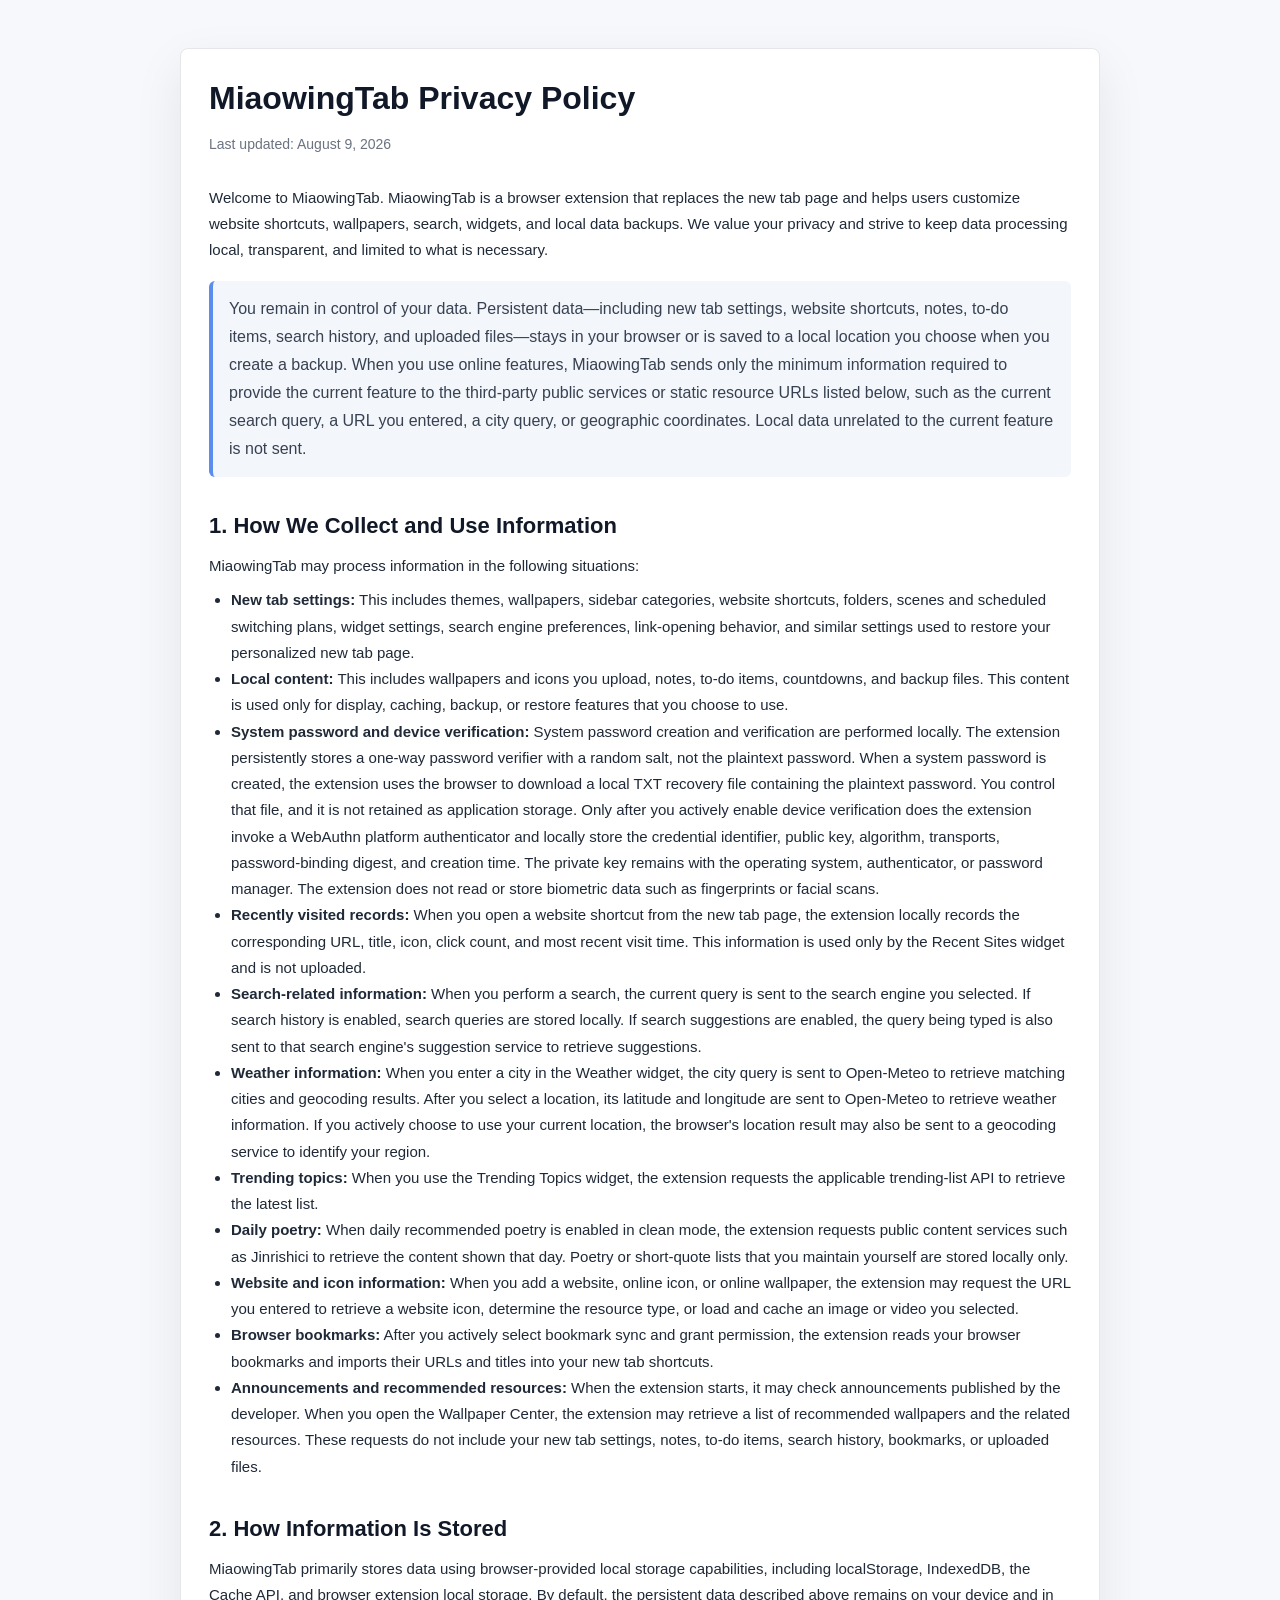
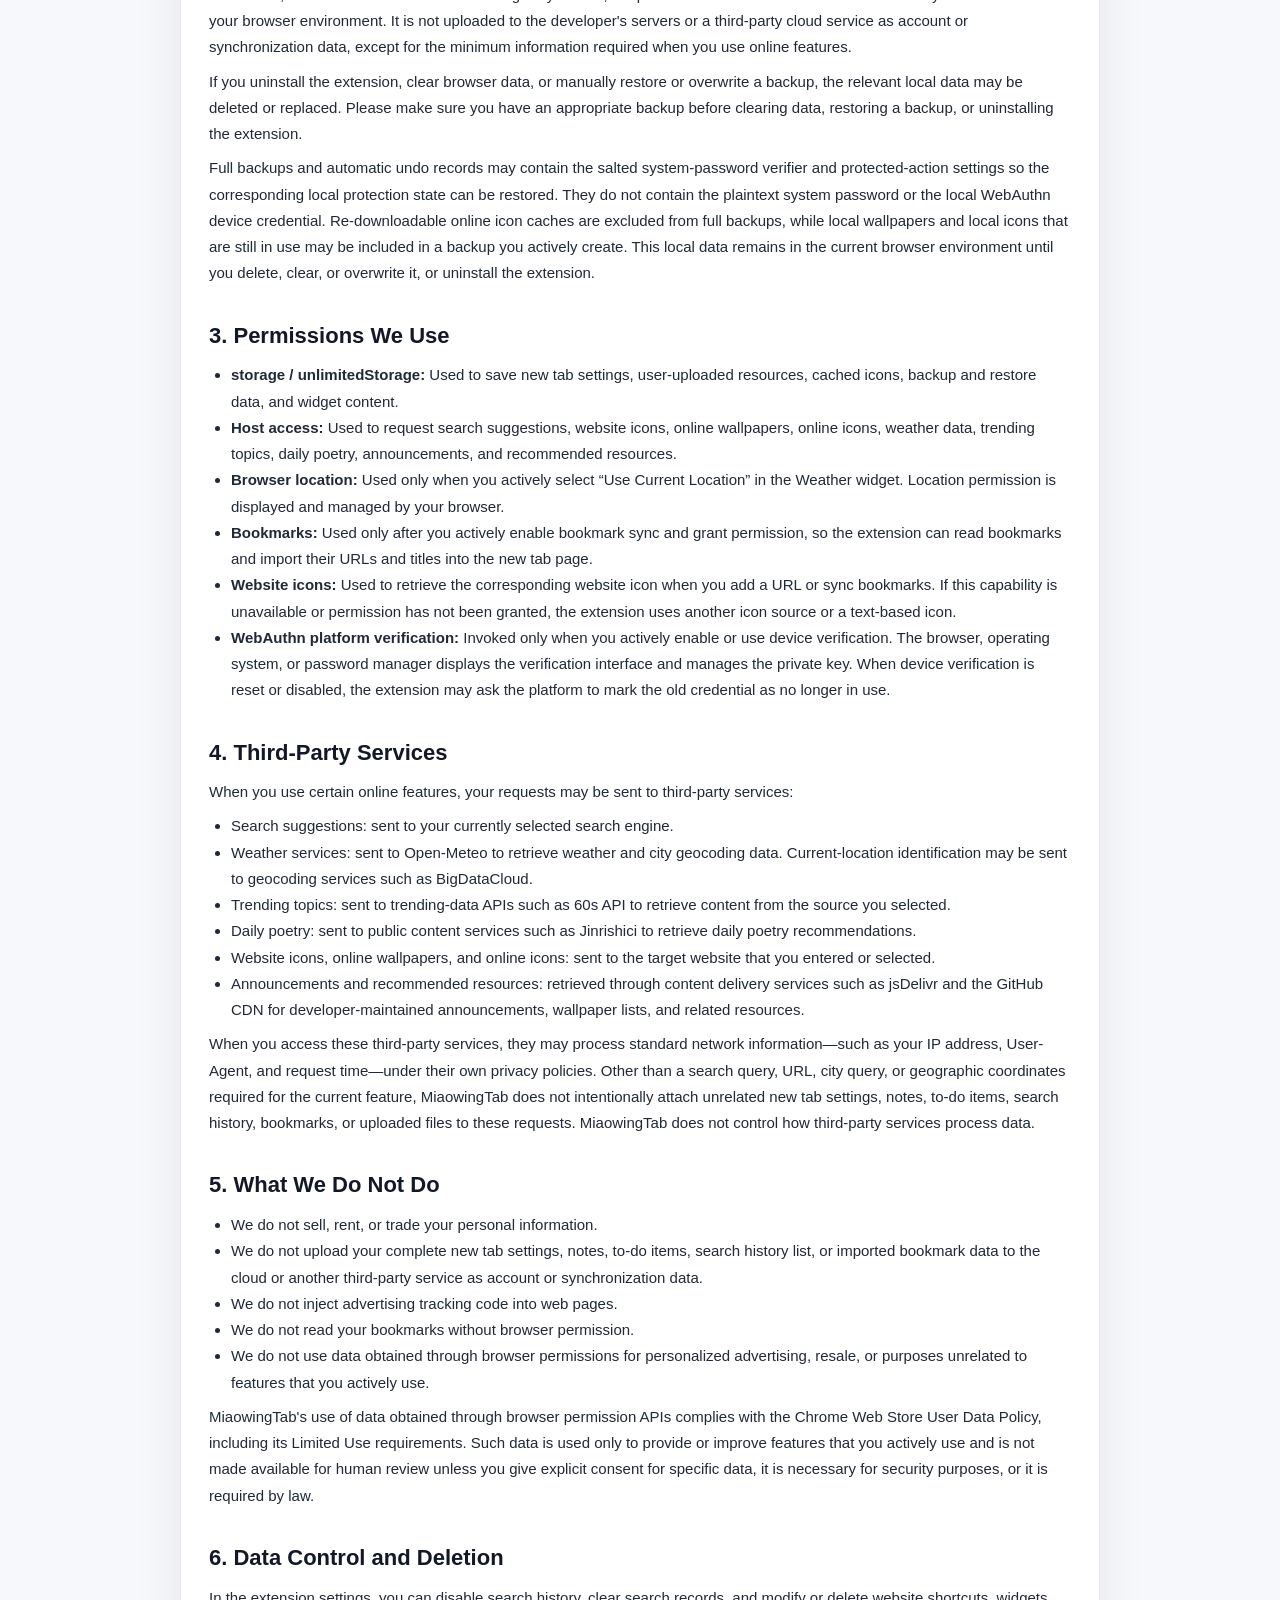
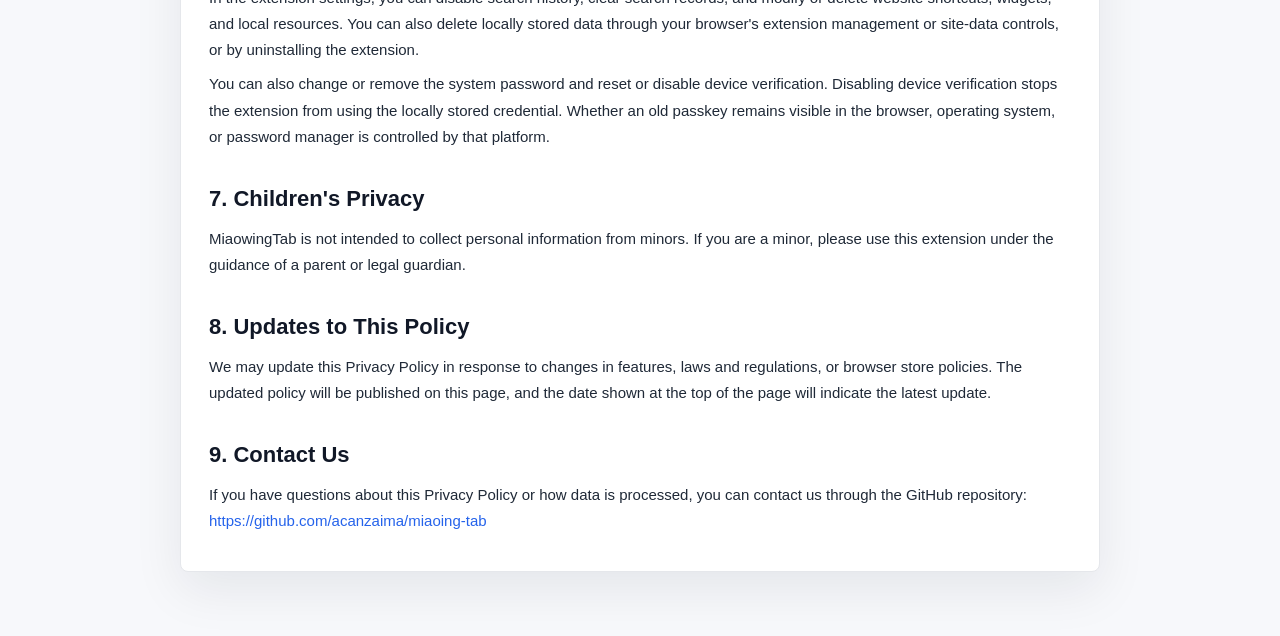
<file: docs/privacy-en.html>
<!doctype html>
<html lang="en">
  <head>
    <meta charset="UTF-8" />
    <meta name="viewport" content="width=device-width, initial-scale=1.0" />
    <title>MiaowingTab Privacy Policy</title>
    <style>
      :root {
        color: #1f2937;
        background: #f7f8fb;
        font-family:
          -apple-system, BlinkMacSystemFont, "Segoe UI", "PingFang SC", "Microsoft YaHei",
          sans-serif;
        line-height: 1.75;
      }

      * {
        box-sizing: border-box;
      }

      body {
        margin: 0;
      }

      main {
        width: min(920px, calc(100% - 32px));
        margin: 0 auto;
        padding: 48px 0 64px;
      }

      h1,
      h2,
      h3 {
        color: #111827;
        line-height: 1.35;
      }

      h1 {
        margin: 0 0 12px;
        font-size: 32px;
      }

      h2 {
        margin: 34px 0 12px;
        font-size: 22px;
      }

      h3 {
        margin: 24px 0 8px;
        font-size: 17px;
      }

      p,
      li {
        font-size: 15px;
      }

      p {
        margin: 8px 0;
      }

      ul {
        margin: 8px 0 0;
        padding-left: 22px;
      }

      a {
        color: #2563eb;
        text-decoration: none;
      }

      a:hover {
        text-decoration: underline;
      }

      .meta {
        margin-bottom: 28px;
        color: #6b7280;
        font-size: 14px;
      }

      .panel {
        padding: 28px;
        background: #fff;
        border: 1px solid #e5e7eb;
        border-radius: 8px;
        box-shadow: 0 18px 50px rgb(15 23 42 / 8%);
      }

      .note {
        padding: 14px 16px;
        margin: 18px 0;
        color: #374151;
        background: #f3f6fb;
        border-left: 4px solid #5b8def;
        border-radius: 6px;
      }
    </style>
  </head>
  <body>
    <main>
      <div class="panel">
        <h1>MiaowingTab Privacy Policy</h1>
        <p class="meta">Last updated: August 9, 2026</p>

        <p>
          Welcome to MiaowingTab. MiaowingTab is a browser extension that replaces the new tab
          page and helps users customize website shortcuts, wallpapers, search, widgets, and
          local data backups. We value your privacy and strive to keep data processing local,
          transparent, and limited to what is necessary.
        </p>

        <div class="note">
          You remain in control of your data. Persistent data—including new tab settings,
          website shortcuts, notes, to-do items, search history, and uploaded files—stays in
          your browser or is saved to a local location you choose when you create a backup. When
          you use online features, MiaowingTab sends only the minimum information required to
          provide the current feature to the third-party public services or static resource URLs
          listed below, such as the current search query, a URL you entered, a city query, or
          geographic coordinates. Local data unrelated to the current feature is not sent.
        </div>

        <h2>1. How We Collect and Use Information</h2>
        <p>MiaowingTab may process information in the following situations:</p>
        <ul>
          <li>
            <strong>New tab settings:</strong> This includes themes, wallpapers, sidebar
            categories, website shortcuts, folders, scenes and scheduled switching plans, widget
            settings, search engine preferences, link-opening behavior, and similar settings used
            to restore your personalized new tab page.
          </li>
          <li>
            <strong>Local content:</strong> This includes wallpapers and icons you upload, notes,
            to-do items, countdowns, and backup files. This content is used only for display,
            caching, backup, or restore features that you choose to use.
          </li>
          <li>
            <strong>System password and device verification:</strong> System password creation and
            verification are performed locally. The extension persistently stores a one-way
            password verifier with a random salt, not the plaintext password. When a system
            password is created, the extension uses the browser to download a local TXT recovery
            file containing the plaintext password. You control that file, and it is not retained
            as application storage. Only after you actively enable device verification does the
            extension invoke a WebAuthn platform authenticator and locally store the credential
            identifier, public key, algorithm, transports, password-binding digest, and creation
            time. The private key remains with the operating system, authenticator, or password
            manager. The extension does not read or store biometric data such as fingerprints or
            facial scans.
          </li>
          <li>
            <strong>Recently visited records:</strong> When you open a website shortcut from the
            new tab page, the extension locally records the corresponding URL, title, icon, click
            count, and most recent visit time. This information is used only by the Recent Sites
            widget and is not uploaded.
          </li>
          <li>
            <strong>Search-related information:</strong> When you perform a search, the current
            query is sent to the search engine you selected. If search history is enabled, search
            queries are stored locally. If search suggestions are enabled, the query being typed
            is also sent to that search engine's suggestion service to retrieve suggestions.
          </li>
          <li>
            <strong>Weather information:</strong> When you enter a city in the Weather widget, the
            city query is sent to Open-Meteo to retrieve matching cities and geocoding results.
            After you select a location, its latitude and longitude are sent to Open-Meteo to
            retrieve weather information. If you actively choose to use your current location,
            the browser's location result may also be sent to a geocoding service to identify
            your region.
          </li>
          <li>
            <strong>Trending topics:</strong> When you use the Trending Topics widget, the
            extension requests the applicable trending-list API to retrieve the latest list.
          </li>
          <li>
            <strong>Daily poetry:</strong> When daily recommended poetry is enabled in clean mode,
            the extension requests public content services such as Jinrishici to retrieve the
            content shown that day. Poetry or short-quote lists that you maintain yourself are
            stored locally only.
          </li>
          <li>
            <strong>Website and icon information:</strong> When you add a website, online icon, or
            online wallpaper, the extension may request the URL you entered to retrieve a website
            icon, determine the resource type, or load and cache an image or video you selected.
          </li>
          <li>
            <strong>Browser bookmarks:</strong> After you actively select bookmark sync and grant
            permission, the extension reads your browser bookmarks and imports their URLs and
            titles into your new tab shortcuts.
          </li>
          <li>
            <strong>Announcements and recommended resources:</strong> When the extension starts,
            it may check announcements published by the developer. When you open the Wallpaper
            Center, the extension may retrieve a list of recommended wallpapers and the related
            resources. These requests do not include your new tab settings, notes, to-do items,
            search history, bookmarks, or uploaded files.
          </li>
        </ul>

        <h2>2. How Information Is Stored</h2>
        <p>
          MiaowingTab primarily stores data using browser-provided local storage capabilities,
          including localStorage, IndexedDB, the Cache API, and browser extension local storage.
          By default, the persistent data described above remains on your device and in your
          browser environment. It is not uploaded to the developer's servers or a third-party
          cloud service as account or synchronization data, except for the minimum information
          required when you use online features.
        </p>
        <p>
          If you uninstall the extension, clear browser data, or manually restore or overwrite a
          backup, the relevant local data may be deleted or replaced. Please make sure you have
          an appropriate backup before clearing data, restoring a backup, or uninstalling the
          extension.
        </p>
        <p>
          Full backups and automatic undo records may contain the salted system-password verifier
          and protected-action settings so the corresponding local protection state can be
          restored. They do not contain the plaintext system password or the local WebAuthn device
          credential. Re-downloadable online icon caches are excluded from full backups, while
          local wallpapers and local icons that are still in use may be included in a backup you
          actively create. This local data remains in the current browser environment until you
          delete, clear, or overwrite it, or uninstall the extension.
        </p>

        <h2>3. Permissions We Use</h2>
        <ul>
          <li>
            <strong>storage / unlimitedStorage:</strong> Used to save new tab settings,
            user-uploaded resources, cached icons, backup and restore data, and widget content.
          </li>
          <li>
            <strong>Host access:</strong> Used to request search suggestions, website icons,
            online wallpapers, online icons, weather data, trending topics, daily poetry,
            announcements, and recommended resources.
          </li>
          <li>
            <strong>Browser location:</strong> Used only when you actively select “Use Current
            Location” in the Weather widget. Location permission is displayed and managed by your
            browser.
          </li>
          <li>
            <strong>Bookmarks:</strong> Used only after you actively enable bookmark sync and grant
            permission, so the extension can read bookmarks and import their URLs and titles into
            the new tab page.
          </li>
          <li>
            <strong>Website icons:</strong> Used to retrieve the corresponding website icon when
            you add a URL or sync bookmarks. If this capability is unavailable or permission has
            not been granted, the extension uses another icon source or a text-based icon.
          </li>
          <li>
            <strong>WebAuthn platform verification:</strong> Invoked only when you actively enable
            or use device verification. The browser, operating system, or password manager displays
            the verification interface and manages the private key. When device verification is
            reset or disabled, the extension may ask the platform to mark the old credential as no
            longer in use.
          </li>
        </ul>

        <h2>4. Third-Party Services</h2>
        <p>When you use certain online features, your requests may be sent to third-party services:</p>
        <ul>
          <li>Search suggestions: sent to your currently selected search engine.</li>
          <li>
            Weather services: sent to Open-Meteo to retrieve weather and city geocoding data.
            Current-location identification may be sent to geocoding services such as
            BigDataCloud.
          </li>
          <li>
            Trending topics: sent to trending-data APIs such as 60s API to retrieve content from
            the source you selected.
          </li>
          <li>
            Daily poetry: sent to public content services such as Jinrishici to retrieve daily
            poetry recommendations.
          </li>
          <li>
            Website icons, online wallpapers, and online icons: sent to the target website that
            you entered or selected.
          </li>
          <li>
            Announcements and recommended resources: retrieved through content delivery services
            such as jsDelivr and the GitHub CDN for developer-maintained announcements, wallpaper
            lists, and related resources.
          </li>
        </ul>
        <p>
          When you access these third-party services, they may process standard network
          information—such as your IP address, User-Agent, and request time—under their own privacy
          policies. Other than a search query, URL, city query, or geographic coordinates required
          for the current feature, MiaowingTab does not intentionally attach unrelated new tab
          settings, notes, to-do items, search history, bookmarks, or uploaded files to these
          requests. MiaowingTab does not control how third-party services process data.
        </p>

        <h2>5. What We Do Not Do</h2>
        <ul>
          <li>We do not sell, rent, or trade your personal information.</li>
          <li>
            We do not upload your complete new tab settings, notes, to-do items, search history
            list, or imported bookmark data to the cloud or another third-party service as account
            or synchronization data.
          </li>
          <li>We do not inject advertising tracking code into web pages.</li>
          <li>We do not read your bookmarks without browser permission.</li>
          <li>
            We do not use data obtained through browser permissions for personalized advertising,
            resale, or purposes unrelated to features that you actively use.
          </li>
        </ul>
        <p>
          MiaowingTab's use of data obtained through browser permission APIs complies with the
          Chrome Web Store User Data Policy, including its Limited Use requirements. Such data is
          used only to provide or improve features that you actively use and is not made available
          for human review unless you give explicit consent for specific data, it is necessary for
          security purposes, or it is required by law.
        </p>

        <h2>6. Data Control and Deletion</h2>
        <p>
          In the extension settings, you can disable search history, clear search records, and
          modify or delete website shortcuts, widgets, and local resources. You can also delete
          locally stored data through your browser's extension management or site-data controls,
          or by uninstalling the extension.
        </p>
        <p>
          You can also change or remove the system password and reset or disable device
          verification. Disabling device verification stops the extension from using the locally
          stored credential. Whether an old passkey remains visible in the browser, operating
          system, or password manager is controlled by that platform.
        </p>

        <h2>7. Children's Privacy</h2>
        <p>
          MiaowingTab is not intended to collect personal information from minors. If you are a
          minor, please use this extension under the guidance of a parent or legal guardian.
        </p>

        <h2>8. Updates to This Policy</h2>
        <p>
          We may update this Privacy Policy in response to changes in features, laws and
          regulations, or browser store policies. The updated policy will be published on this
          page, and the date shown at the top of the page will indicate the latest update.
        </p>

        <h2>9. Contact Us</h2>
        <p>
          If you have questions about this Privacy Policy or how data is processed, you can contact
          us through the GitHub repository:
          <a href="https://github.com/acanzaima/miaoing-tab" target="_blank" rel="noopener noreferrer"
            >https://github.com/acanzaima/miaoing-tab</a
          >
        </p>
      </div>
    </main>
  </body>
</html>
</file>
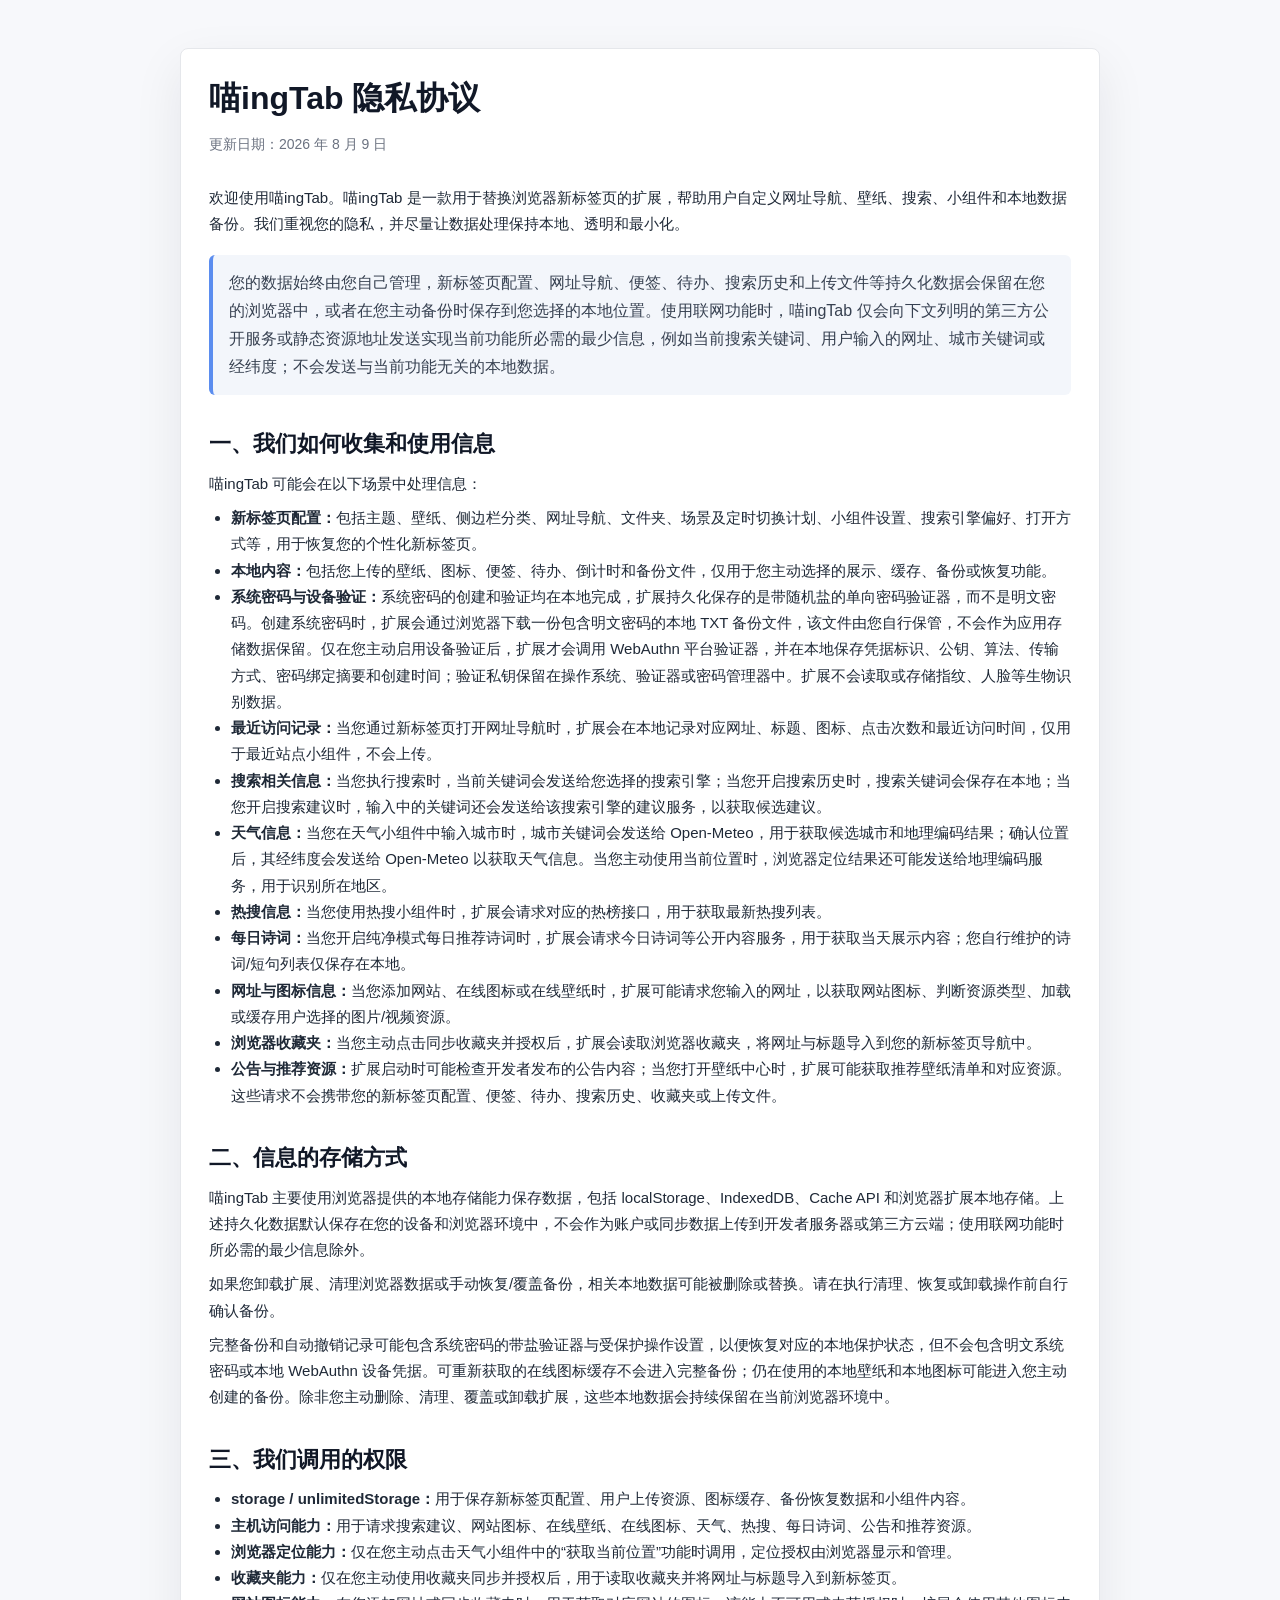
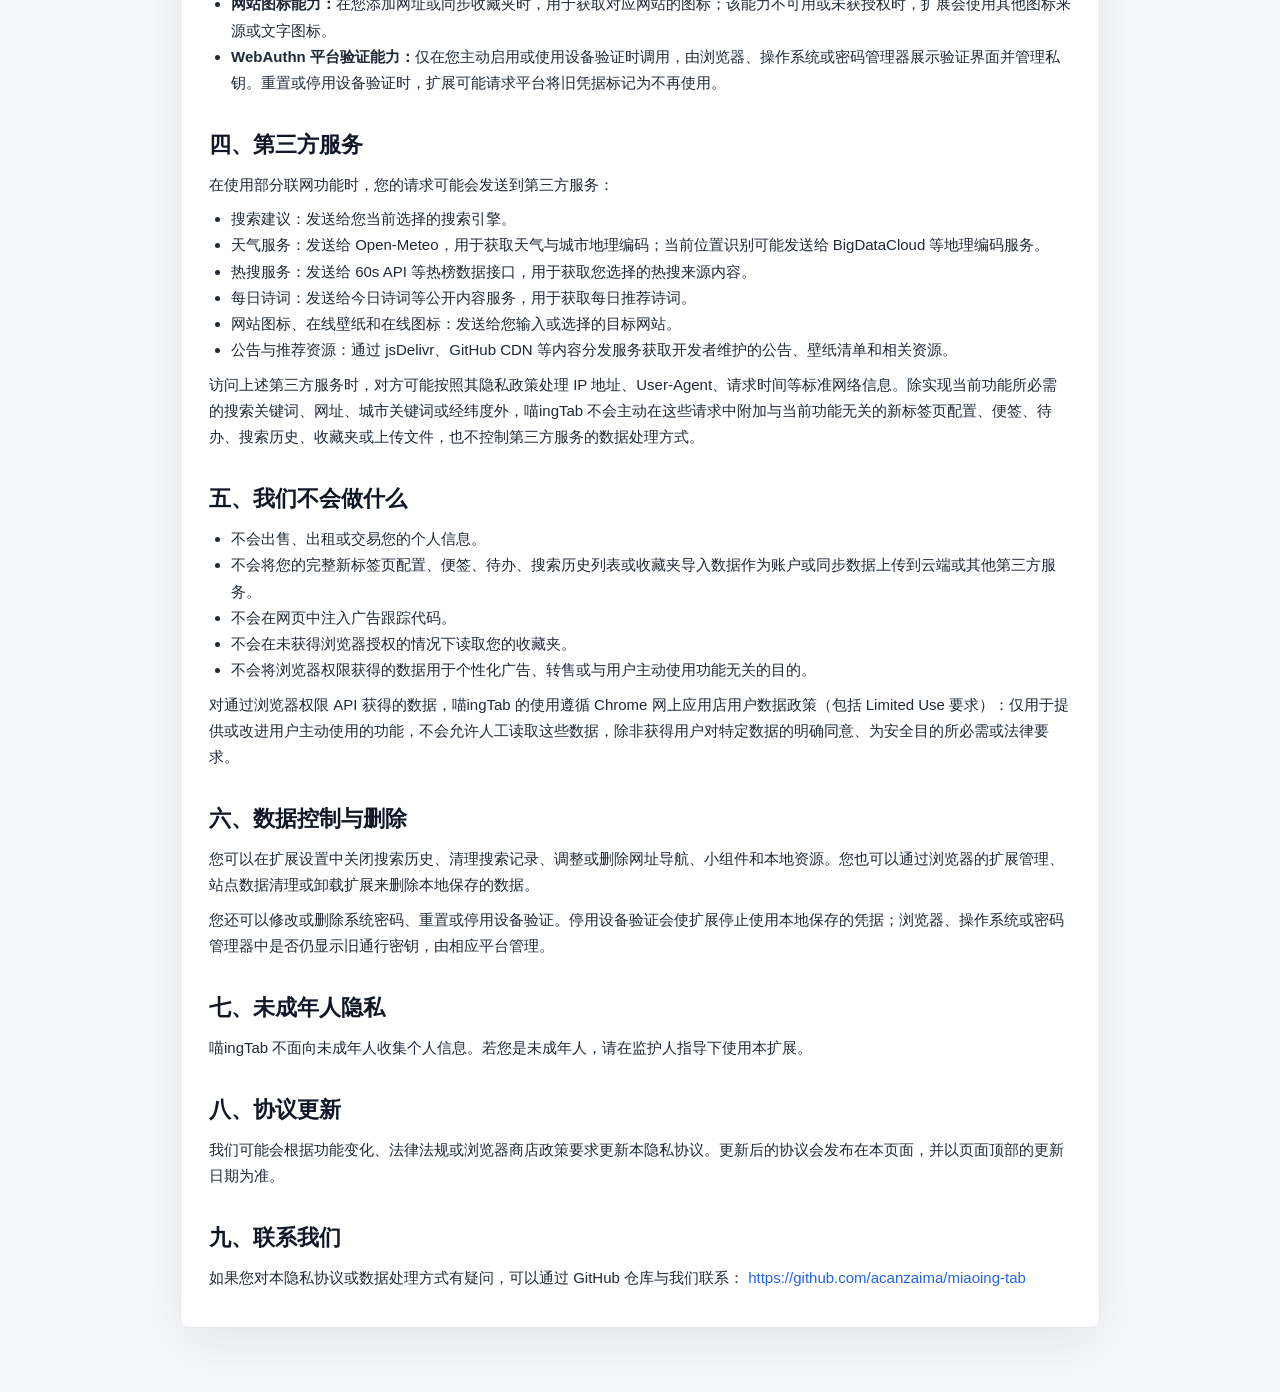
<file: docs/privacy.html>
<!doctype html>
<html lang="zh-CN">
  <head>
    <meta charset="UTF-8" />
    <meta name="viewport" content="width=device-width, initial-scale=1.0" />
    <title>喵ingTab 隐私协议</title>
    <style>
      :root {
        color: #1f2937;
        background: #f7f8fb;
        font-family:
          -apple-system, BlinkMacSystemFont, "Segoe UI", "PingFang SC", "Microsoft YaHei",
          sans-serif;
        line-height: 1.75;
      }

      * {
        box-sizing: border-box;
      }

      body {
        margin: 0;
      }

      main {
        width: min(920px, calc(100% - 32px));
        margin: 0 auto;
        padding: 48px 0 64px;
      }

      h1,
      h2,
      h3 {
        color: #111827;
        line-height: 1.35;
      }

      h1 {
        margin: 0 0 12px;
        font-size: 32px;
      }

      h2 {
        margin: 34px 0 12px;
        font-size: 22px;
      }

      h3 {
        margin: 24px 0 8px;
        font-size: 17px;
      }

      p,
      li {
        font-size: 15px;
      }

      p {
        margin: 8px 0;
      }

      ul {
        margin: 8px 0 0;
        padding-left: 22px;
      }

      a {
        color: #2563eb;
        text-decoration: none;
      }

      a:hover {
        text-decoration: underline;
      }

      .meta {
        margin-bottom: 28px;
        color: #6b7280;
        font-size: 14px;
      }

      .panel {
        padding: 28px;
        background: #fff;
        border: 1px solid #e5e7eb;
        border-radius: 8px;
        box-shadow: 0 18px 50px rgb(15 23 42 / 8%);
      }

      .note {
        padding: 14px 16px;
        margin: 18px 0;
        color: #374151;
        background: #f3f6fb;
        border-left: 4px solid #5b8def;
        border-radius: 6px;
      }
    </style>
  </head>
  <body>
    <main>
      <div class="panel">
        <h1>喵ingTab 隐私协议</h1>
        <p class="meta">更新日期：2026 年 8 月 9 日</p>

        <p>
          欢迎使用喵ingTab。喵ingTab 是一款用于替换浏览器新标签页的扩展，帮助用户自定义网址导航、壁纸、搜索、小组件和本地数据备份。我们重视您的隐私，并尽量让数据处理保持本地、透明和最小化。
        </p>

        <div class="note">
          您的数据始终由您自己管理，新标签页配置、网址导航、便签、待办、搜索历史和上传文件等持久化数据会保留在您的浏览器中，或者在您主动备份时保存到您选择的本地位置。使用联网功能时，喵ingTab
          仅会向下文列明的第三方公开服务或静态资源地址发送实现当前功能所必需的最少信息，例如当前搜索关键词、用户输入的网址、城市关键词或经纬度；不会发送与当前功能无关的本地数据。
        </div>

        <h2>一、我们如何收集和使用信息</h2>
        <p>喵ingTab 可能会在以下场景中处理信息：</p>
        <ul>
          <li>
            <strong>新标签页配置：</strong>包括主题、壁纸、侧边栏分类、网址导航、文件夹、场景及定时切换计划、小组件设置、搜索引擎偏好、打开方式等，用于恢复您的个性化新标签页。
          </li>
          <li>
            <strong>本地内容：</strong>包括您上传的壁纸、图标、便签、待办、倒计时和备份文件，仅用于您主动选择的展示、缓存、备份或恢复功能。
          </li>
          <li>
            <strong>系统密码与设备验证：</strong>系统密码的创建和验证均在本地完成，扩展持久化保存的是带随机盐的单向密码验证器，而不是明文密码。创建系统密码时，扩展会通过浏览器下载一份包含明文密码的本地 TXT
            备份文件，该文件由您自行保管，不会作为应用存储数据保留。仅在您主动启用设备验证后，扩展才会调用 WebAuthn
            平台验证器，并在本地保存凭据标识、公钥、算法、传输方式、密码绑定摘要和创建时间；验证私钥保留在操作系统、验证器或密码管理器中。扩展不会读取或存储指纹、人脸等生物识别数据。
          </li>
          <li>
            <strong>最近访问记录：</strong>当您通过新标签页打开网址导航时，扩展会在本地记录对应网址、标题、图标、点击次数和最近访问时间，仅用于最近站点小组件，不会上传。
          </li>
          <li>
            <strong>搜索相关信息：</strong>当您执行搜索时，当前关键词会发送给您选择的搜索引擎；当您开启搜索历史时，搜索关键词会保存在本地；当您开启搜索建议时，输入中的关键词还会发送给该搜索引擎的建议服务，以获取候选建议。
          </li>
          <li>
            <strong>天气信息：</strong>当您在天气小组件中输入城市时，城市关键词会发送给 Open-Meteo，用于获取候选城市和地理编码结果；确认位置后，其经纬度会发送给 Open-Meteo
            以获取天气信息。当您主动使用当前位置时，浏览器定位结果还可能发送给地理编码服务，用于识别所在地区。
          </li>
          <li>
            <strong>热搜信息：</strong>当您使用热搜小组件时，扩展会请求对应的热榜接口，用于获取最新热搜列表。
          </li>
          <li>
            <strong>每日诗词：</strong>当您开启纯净模式每日推荐诗词时，扩展会请求今日诗词等公开内容服务，用于获取当天展示内容；您自行维护的诗词/短句列表仅保存在本地。
          </li>
          <li>
            <strong>网址与图标信息：</strong>当您添加网站、在线图标或在线壁纸时，扩展可能请求您输入的网址，以获取网站图标、判断资源类型、加载或缓存用户选择的图片/视频资源。
          </li>
          <li>
            <strong>浏览器收藏夹：</strong>当您主动点击同步收藏夹并授权后，扩展会读取浏览器收藏夹，将网址与标题导入到您的新标签页导航中。
          </li>
          <li>
            <strong>公告与推荐资源：</strong>扩展启动时可能检查开发者发布的公告内容；当您打开壁纸中心时，扩展可能获取推荐壁纸清单和对应资源。这些请求不会携带您的新标签页配置、便签、待办、搜索历史、收藏夹或上传文件。
          </li>
        </ul>

        <h2>二、信息的存储方式</h2>
        <p>
          喵ingTab 主要使用浏览器提供的本地存储能力保存数据，包括 localStorage、IndexedDB、Cache API
          和浏览器扩展本地存储。上述持久化数据默认保存在您的设备和浏览器环境中，不会作为账户或同步数据上传到开发者服务器或第三方云端；使用联网功能时所必需的最少信息除外。
        </p>
        <p>
          如果您卸载扩展、清理浏览器数据或手动恢复/覆盖备份，相关本地数据可能被删除或替换。请在执行清理、恢复或卸载操作前自行确认备份。
        </p>
        <p>
          完整备份和自动撤销记录可能包含系统密码的带盐验证器与受保护操作设置，以便恢复对应的本地保护状态，但不会包含明文系统密码或本地 WebAuthn
          设备凭据。可重新获取的在线图标缓存不会进入完整备份；仍在使用的本地壁纸和本地图标可能进入您主动创建的备份。除非您主动删除、清理、覆盖或卸载扩展，这些本地数据会持续保留在当前浏览器环境中。
        </p>

        <h2>三、我们调用的权限</h2>
        <ul>
          <li>
            <strong>storage / unlimitedStorage：</strong>用于保存新标签页配置、用户上传资源、图标缓存、备份恢复数据和小组件内容。
          </li>
          <li>
            <strong>主机访问能力：</strong>用于请求搜索建议、网站图标、在线壁纸、在线图标、天气、热搜、每日诗词、公告和推荐资源。
          </li>
          <li>
            <strong>浏览器定位能力：</strong>仅在您主动点击天气小组件中的“获取当前位置”功能时调用，定位授权由浏览器显示和管理。
          </li>
          <li>
            <strong>收藏夹能力：</strong>仅在您主动使用收藏夹同步并授权后，用于读取收藏夹并将网址与标题导入到新标签页。
          </li>
          <li>
            <strong>网站图标能力：</strong>在您添加网址或同步收藏夹时，用于获取对应网站的图标；该能力不可用或未获授权时，扩展会使用其他图标来源或文字图标。
          </li>
          <li>
            <strong>WebAuthn 平台验证能力：</strong>仅在您主动启用或使用设备验证时调用，由浏览器、操作系统或密码管理器展示验证界面并管理私钥。重置或停用设备验证时，扩展可能请求平台将旧凭据标记为不再使用。
          </li>
        </ul>

        <h2>四、第三方服务</h2>
        <p>在使用部分联网功能时，您的请求可能会发送到第三方服务：</p>
        <ul>
          <li>搜索建议：发送给您当前选择的搜索引擎。</li>
          <li>天气服务：发送给 Open-Meteo，用于获取天气与城市地理编码；当前位置识别可能发送给 BigDataCloud 等地理编码服务。</li>
          <li>热搜服务：发送给 60s API 等热榜数据接口，用于获取您选择的热搜来源内容。</li>
          <li>每日诗词：发送给今日诗词等公开内容服务，用于获取每日推荐诗词。</li>
          <li>网站图标、在线壁纸和在线图标：发送给您输入或选择的目标网站。</li>
          <li>公告与推荐资源：通过 jsDelivr、GitHub CDN 等内容分发服务获取开发者维护的公告、壁纸清单和相关资源。</li>
        </ul>
        <p>
          访问上述第三方服务时，对方可能按照其隐私政策处理 IP 地址、User-Agent、请求时间等标准网络信息。除实现当前功能所必需的搜索关键词、网址、城市关键词或经纬度外，喵ingTab
          不会主动在这些请求中附加与当前功能无关的新标签页配置、便签、待办、搜索历史、收藏夹或上传文件，也不控制第三方服务的数据处理方式。
        </p>

        <h2>五、我们不会做什么</h2>
        <ul>
          <li>不会出售、出租或交易您的个人信息。</li>
          <li>不会将您的完整新标签页配置、便签、待办、搜索历史列表或收藏夹导入数据作为账户或同步数据上传到云端或其他第三方服务。</li>
          <li>不会在网页中注入广告跟踪代码。</li>
          <li>不会在未获得浏览器授权的情况下读取您的收藏夹。</li>
          <li>不会将浏览器权限获得的数据用于个性化广告、转售或与用户主动使用功能无关的目的。</li>
        </ul>
        <p>
          对通过浏览器权限 API 获得的数据，喵ingTab 的使用遵循 Chrome 网上应用店用户数据政策（包括 Limited Use
          要求）：仅用于提供或改进用户主动使用的功能，不会允许人工读取这些数据，除非获得用户对特定数据的明确同意、为安全目的所必需或法律要求。
        </p>

        <h2>六、数据控制与删除</h2>
        <p>
          您可以在扩展设置中关闭搜索历史、清理搜索记录、调整或删除网址导航、小组件和本地资源。您也可以通过浏览器的扩展管理、站点数据清理或卸载扩展来删除本地保存的数据。
        </p>
        <p>
          您还可以修改或删除系统密码、重置或停用设备验证。停用设备验证会使扩展停止使用本地保存的凭据；浏览器、操作系统或密码管理器中是否仍显示旧通行密钥，由相应平台管理。
        </p>

        <h2>七、未成年人隐私</h2>
        <p>
          喵ingTab 不面向未成年人收集个人信息。若您是未成年人，请在监护人指导下使用本扩展。
        </p>

        <h2>八、协议更新</h2>
        <p>
          我们可能会根据功能变化、法律法规或浏览器商店政策要求更新本隐私协议。更新后的协议会发布在本页面，并以页面顶部的更新日期为准。
        </p>

        <h2>九、联系我们</h2>
        <p>
          如果您对本隐私协议或数据处理方式有疑问，可以通过 GitHub 仓库与我们联系：
          <a href="https://github.com/acanzaima/miaoing-tab" target="_blank" rel="noopener noreferrer"
            >https://github.com/acanzaima/miaoing-tab</a
          >
        </p>
      </div>
    </main>
  </body>
</html>
</file>
